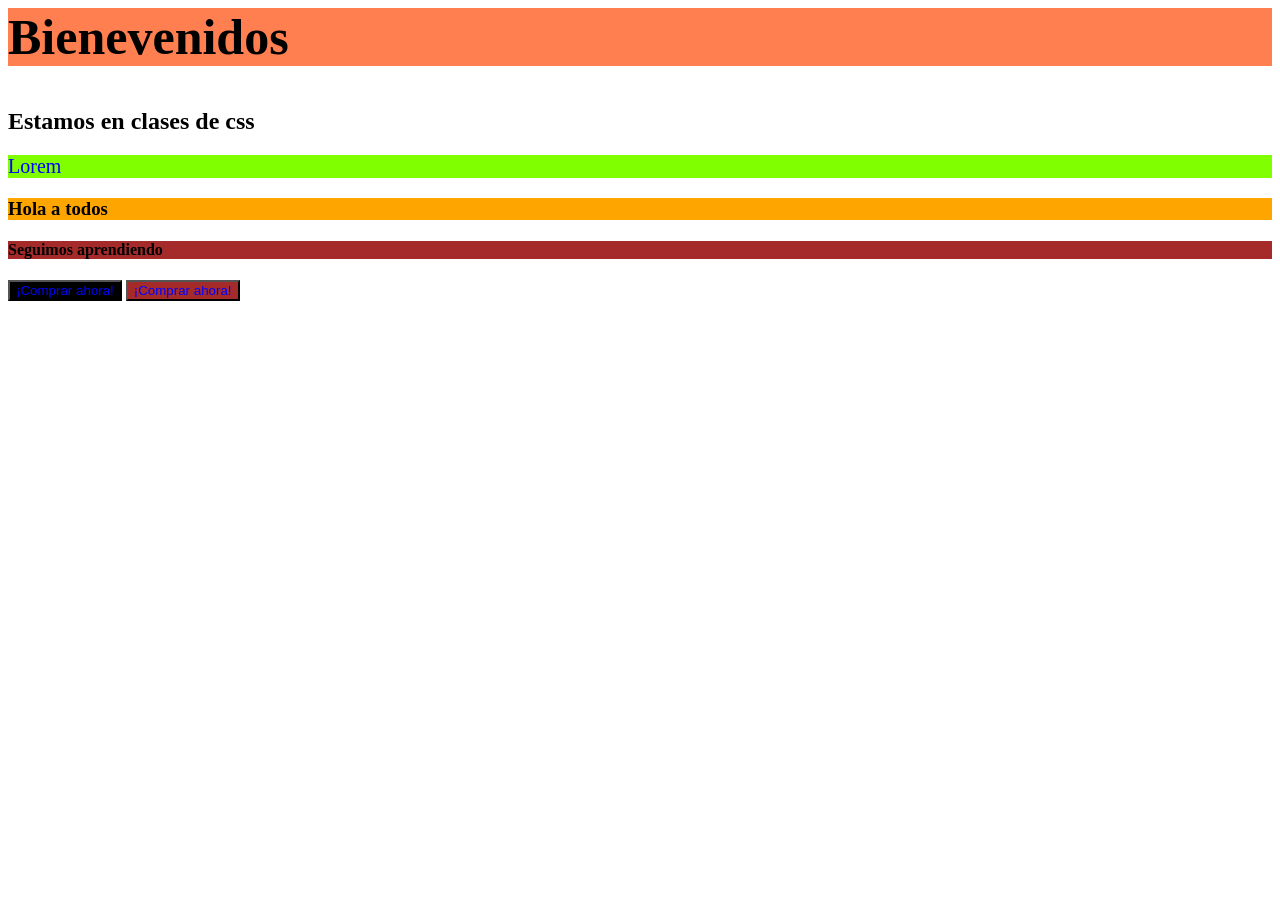
<file: Semana02/dia01-01-css/index.html>
<html lang="en">
<head>
    <meta charset="UTF-8">
    <meta name="viewport" content="width=device-width, initial-scale=1.0">
    <title>CSS</title>
    <style>
        /*body{
            background-color: black;
        }*/
    </style>
    <link rel="stylesheet" href="estilos.css">
</head>
<body>
    <section>
        <h1 >Bienevenidos</h1>
        <h2 >Estamos en clases de css</h2>
        <p>Lorem</p>
    </section>

    <section>
        <h3>Hola a todos</h3>
        <h4 id="estado">Seguimos aprendiendo</h4>
        <button class="btn success texto-resaltado">¡Comprar ahora!</button>
        <button class="btn error texto-resaltado">¡Comprar ahora!</button>
    </section>
</body>
</html>
</file>
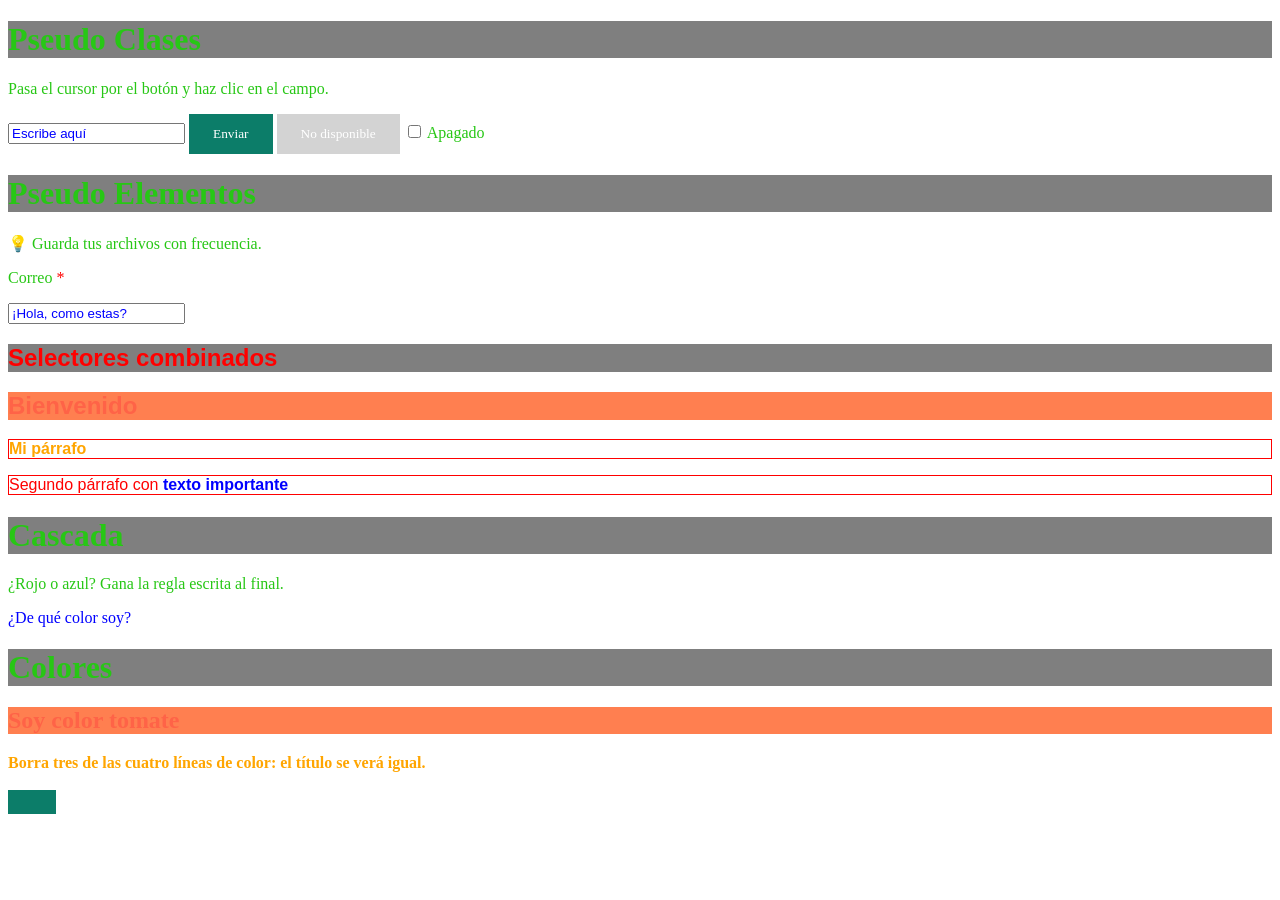
<file: Semana02/dia02-01-pseudoclases/index.html>
<!DOCTYPE html>
<html lang="en">
<head>
    <meta charset="UTF-8">
    <meta name="viewport" content="width=device-width, initial-scale=1.0">
    <title>CSS Teoria</title>
    <style>
        button {
        background-color: tomato;
        }

        button:hover {
        background-color: seagreen;
        cursor: pointer;}


        input:focus {
        outline: 3px solid gold;
        }

        button:disabled {
        background-color: lightgray;
        cursor: zoom-in;
        }


        input:checked{
            outline: 2px greenyellow;
        }

        .tip::before {
  content: "💡 ";
}

.obligatorio::after {
  content: " *";
  color: red;
}

input::placeholder{
    color: blue
}

/*SELECTORES COMBIANDOS*/
/*Selector descendiente  - NO USARLO SOLO ESTA COMO REFERENCIA */
article P{
    border: 1px solid red;
}

/*selector de hijo directo*/

article > strong{
    color: red;
}

p > strong{
    color: blue;
}


/*selector de hermano adyacente  + */

h2 + p{
    font-weight: bold;
    color: orange;
}


/*selectores multiples*/

h1, h2, h3{
    background-color: coral;
}

/*Herencia*/

article{
    color: red;
    font-family: Arial;
}

body{
    color: rgb(39,199, 21);
    font-family: 'Times New Roman', Times, serif;
}

a, button{
    color: inherit;
    font-family: inherit;
}


/*Cascada*/
header {
  color: green;
}

.texto {
  color: red;
}

#cabecera {
  color: blue;
}

/*Unidades de medida*/
/*Absolutas: px, cm, in --> siempre miden lo mismo*/
/*Relativas: em, rem, %, vw, vh(+ modernas y flexibles )*/


h2{
    color: tomato;
    color: #ff6347;
    color: rgb(255, 99, 71);
    color: hsl(9, 100%, 64%);
}


button { color:  white; padding: 12px 24px; border: none;}

button{
    background-color: hsl(169, 82%, 27%);
}

button:hover{
    background-color: hsl(169, 82%, 20%);
}


/*transparencia*/


h1{
    background-color: rgba(0, 0, 0, 0.5);
}
    </style>
</head>
<body>
    <h1>Pseudo Clases</h1>
    <p>Pasa el cursor por el botón y haz clic en el campo.</p>
        <input type="text" placeholder="Escribe aquí" />
        <button>Enviar</button>
        <button disabled>No disponible</button>
        <input type="checkbox"> Apagado
    
    <h1>Pseudo Elementos</h1>
    <p class="tip">Guarda tus archivos con frecuencia.</p>
    <p class="obligatorio">Correo</p>

    <input type="text" placeholder="¡Hola, como estas?" />

    <article>
        <h1>Selectores combinados</h1>
        <h2>Bienvenido</h2>
        <p>Mi párrafo</p>
        <p>Segundo párrafo con <strong> texto importante </strong></p>
    </article>

    <section>

    </section>

    <h1>Cascada</h1>
    
    <p>¿Rojo o azul? Gana la regla escrita al final.</p>
    <header id="cabecera" class="texto">¿De qué color soy?</header>

    <h1>Colores </h1>
    <h2>Soy color tomate</h2>
    <p>Borra tres de las cuatro líneas de color: el título se verá igual.</p>

    <button></button>
</body>
</html>
</file>
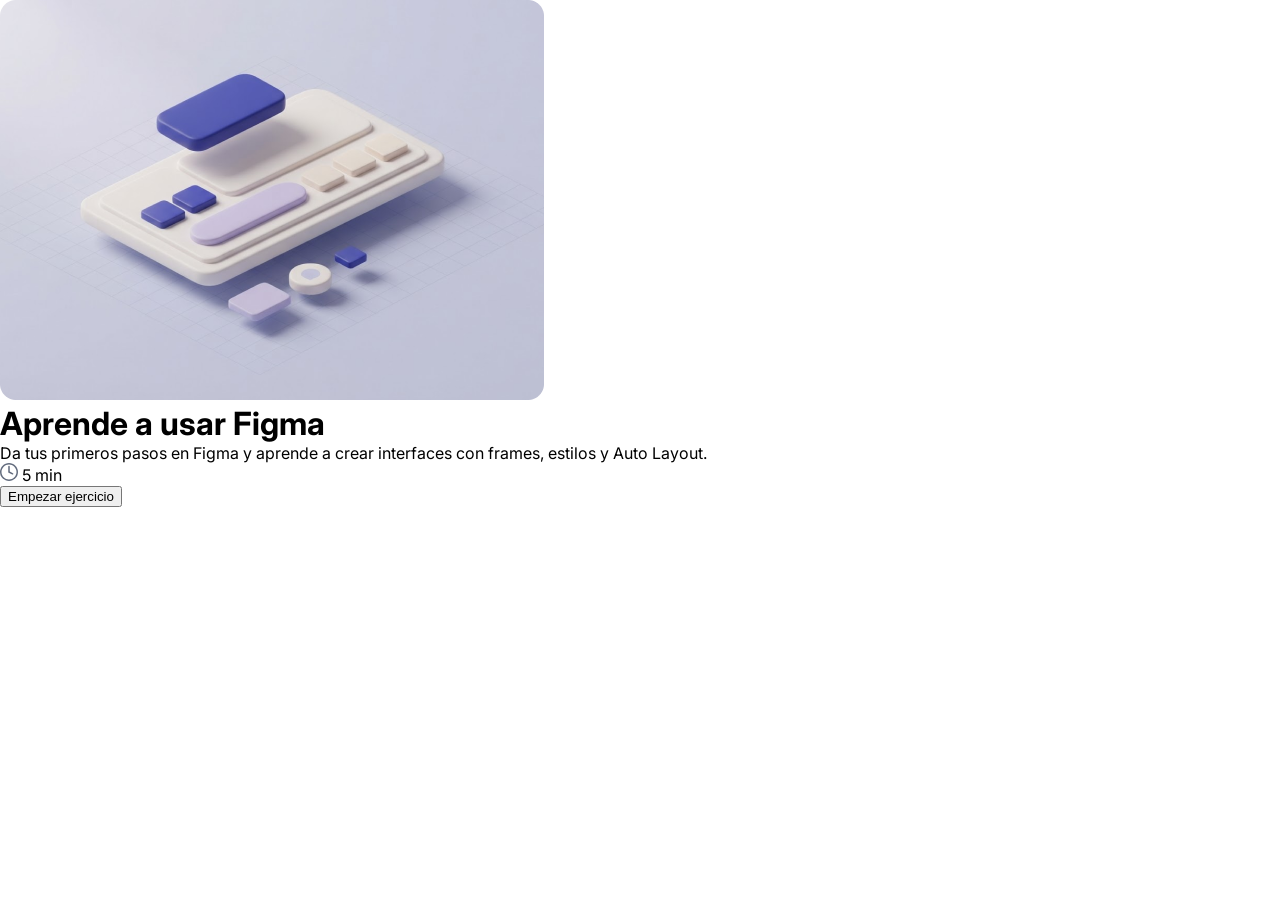
<file: Semana04/dia01-css-card-ejemplo-figma/index.html>
<!DOCTYPE html>
<html lang="en">
<head>
    <meta charset="UTF-8">
    <meta name="viewport" content="width=device-width, initial-scale=1.0">
    <title>Card Ejemplo + Figma</title>
    <link rel="preconnect" href="https://fonts.googleapis.com">
    <link rel="preconnect" href="https://fonts.gstatic.com" crossorigin>
    <link href="https://fonts.googleapis.com/css2?family=Fraunces:ital,opsz,wght@0,9..144,100..900;1,9..144,100..900&family=Inter:ital,opsz,wght@0,14..32,100..900;1,14..32,100..900&family=Karla:ital,wght@0,200..800;1,200..800&family=Montserrat:ital,wght@0,100..900;1,100..900&display=swap" rel="stylesheet">
    <link rel="stylesheet" href="styles.css">
</head>
<body>
    <main>
        <img src="image.png" alt="algun texto explicativo"/>

        <h1>Aprende a usar Figma</h1>

        <p>Da tus primeros pasos en Figma y aprende a crear interfaces con frames, estilos y Auto Layout.</p>
        
        <div>
            <img src="icon-clock.svg" alt="icono de un reloj">
            <span>5 min</span>
        </div>

        <button>Empezar ejercicio</button>

    </main>
    
</body>
</html>
</file>
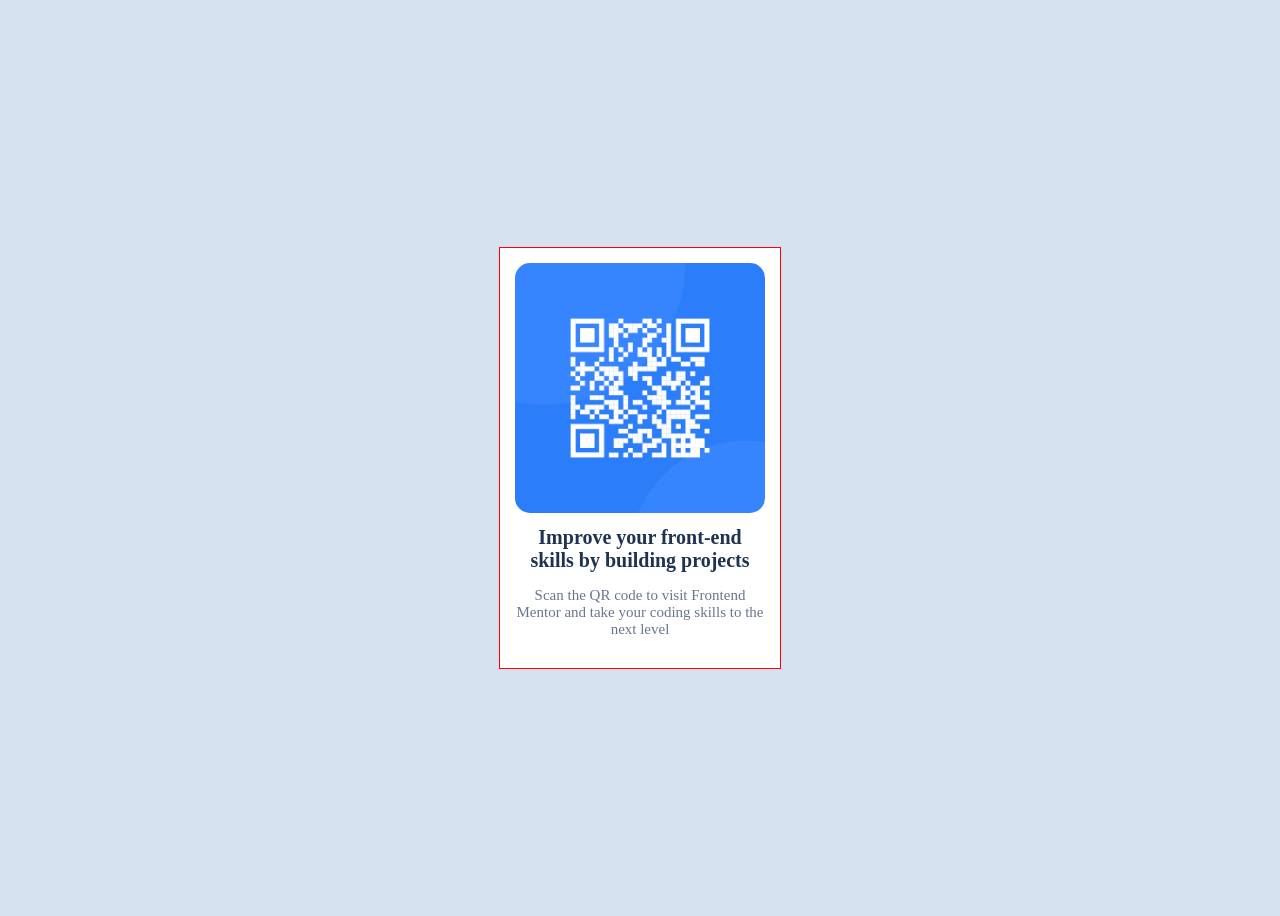
<file: Semana02/dia01-02-css/qr-code-component-main/index.html>
<html lang="en">
<head>
  <meta charset="UTF-8">
  <meta name="viewport" content="width=device-width, initial-scale=1.0">
  <title>QR Code</title>
  <link rel="stylesheet" href="estilos.css">
</head>
<body>
  <main>
    <img src="images/image-qr-code.png" alt="QR Code" width="250">

    <h1>Improve your front-end skills by building  projects</h1>

    <p>Scan the QR code to visit Frontend Mentor and take your coding skills to the
      next level
    </p>
  </main>
  
</body>
</html>
</file>
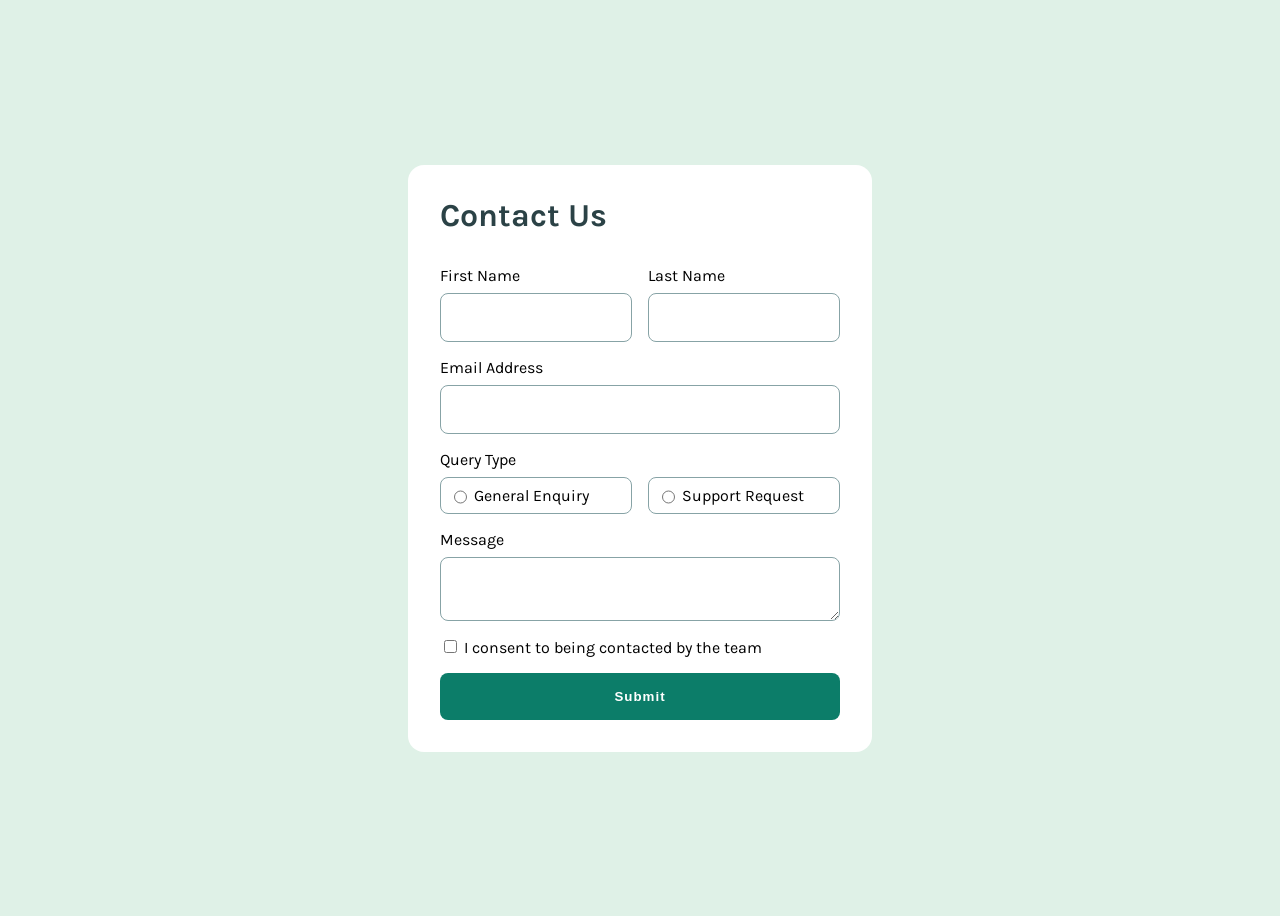
<file: Semana02/dia02-02-contact form/contact-form-main/index.html>
<!DOCTYPE html>
<html lang="en">
<head>
  <meta charset="UTF-8">
  <meta name="viewport" content="width=device-width, initial-scale=1.0">
  <title>Contact form</title>
  <link rel="preconnect" href="https://fonts.googleapis.com">
  <link rel="preconnect" href="https://fonts.gstatic.com" crossorigin>
  <link href="https://fonts.googleapis.com/css2?family=Karla:ital,wght@0,200..800;1,200..800&display=swap" rel="stylesheet">  
  <link rel="stylesheet" href="estilos.css">
</head>
<body>
  <main class="contact-form">
    <h1>Contact Us</h1>

    <form>
      <div class="row">
        <label>
          First Name
          <input type="text" name="first_name">
        </label>

        <label>
          Last Name
          <input type="text" name="last_name">
        </label>
      </div>

      <label>
        Email Address

        <input type="email" name="email">
      </label>

      <div>
        Query Type
        
        <div class="row">
          <label class="query-type">
            <input type="radio" name="query_type">
            General Enquiry
          </label>
          <label class="query-type">
            <input type="radio" name="query_type">
            Support Request
          </label>
          
        </div>
      </div>

      <label>
        Message
        <textarea name="message"></textarea>
      </label>

      <label>
        <input type="checkbox" name="consent" />
        I consent to being contacted by the team
      </label>

      <input type="submit" value="Submit" />
    </form>
  </main>
</body>
</html>
</file>
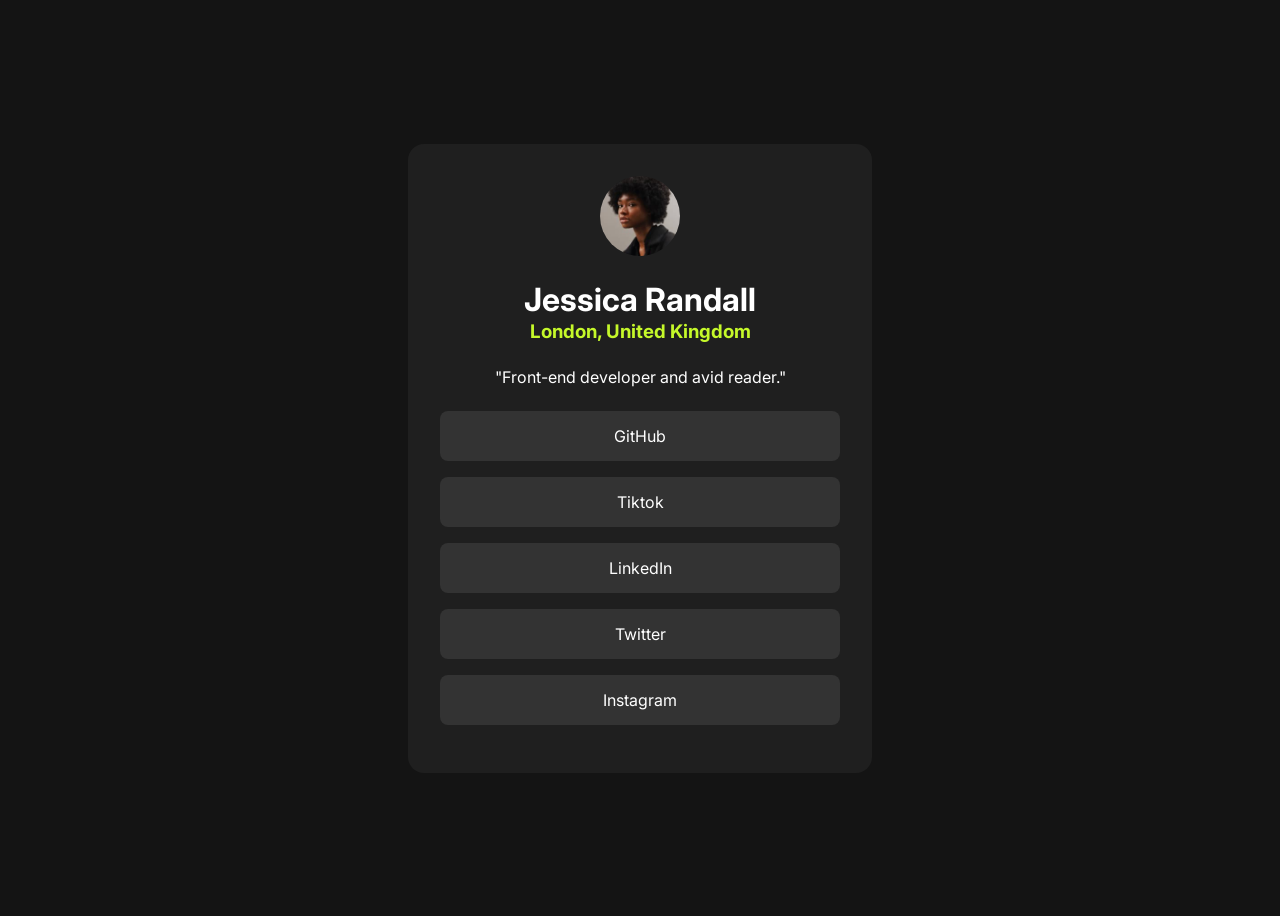
<file: Semana02/dia02-03-css-social-links/social-links-profile-main/index.html>
<!DOCTYPE html>
<html lang="en">
<head>
  <meta charset="UTF-8">
  <meta name="viewport" content="width=device-width, initial-scale=1.0">
  <title>Social Link</title>
  <link rel="preconnect" href="https://fonts.googleapis.com">
<link rel="preconnect" href="https://fonts.gstatic.com" crossorigin>
<link href="https://fonts.googleapis.com/css2?family=Inter:ital,opsz,wght@0,14..32,100..900;1,14..32,100..900&family=Karla:ital,wght@0,200..800;1,200..800&display=swap" rel="stylesheet">
<link rel="stylesheet" href="estilos.css">
</head>
<body>
  <main class="perfil">
    <img src="assets/images/avatar-jessica.jpeg" alt="">
    <h1>Jessica Randall</h1>
    <h3>London, United Kingdom</h3>
    <p>"Front-end developer and avid reader."</p>
     <section class="enlaces">
      <a href="#">GitHub</a>
      <a href="#">Tiktok</a>
      <a href="#">LinkedIn</a>
      <a href="#">Twitter</a>
      <a href="#">Instagram</a>
    </section>
    
  </main>
</body>
</html>
</file>
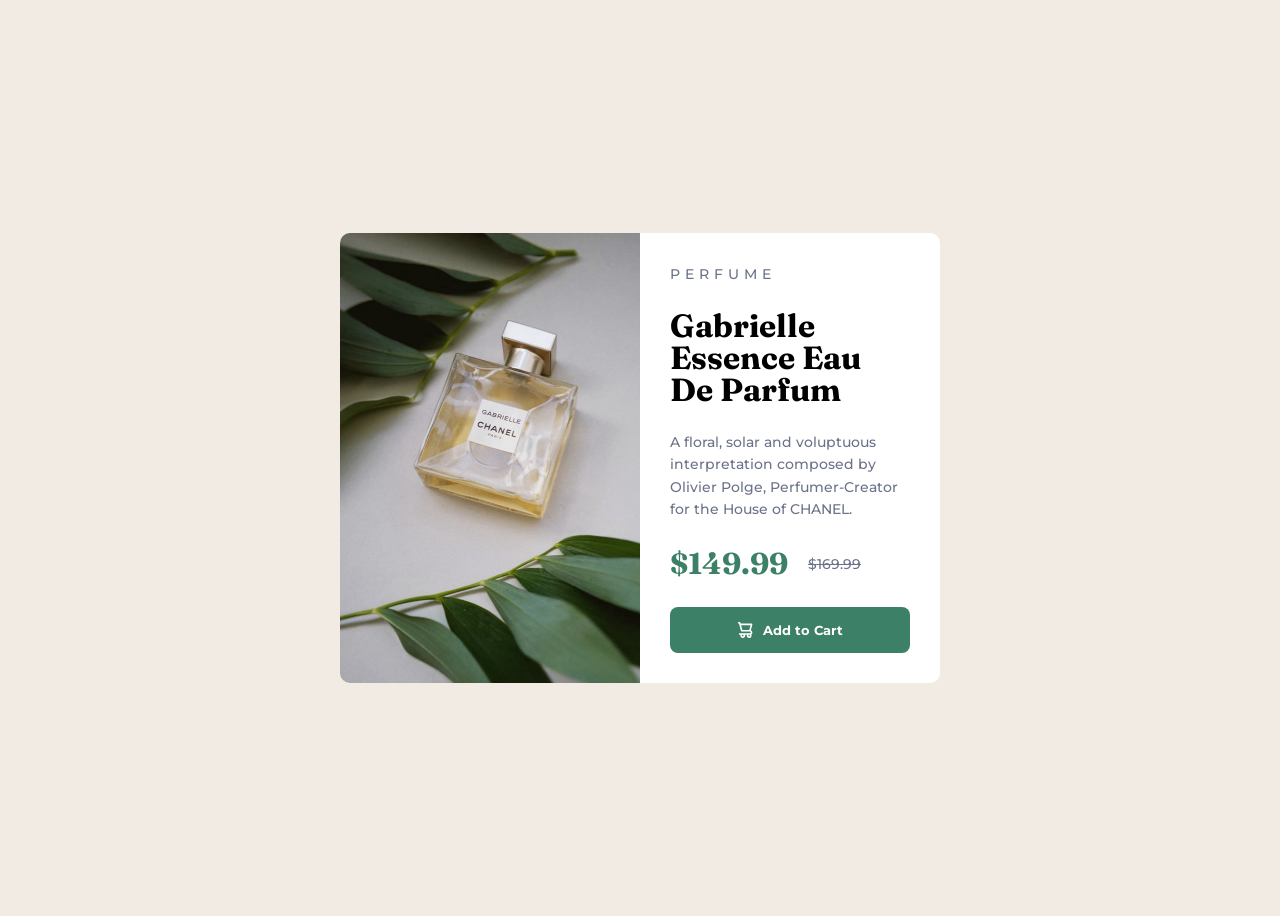
<file: Semana02/dia03-02-css-product-card/product-preview-card-component-main/index.html>
<!DOCTYPE html>
<html lang="en">
<head>
  <meta charset="UTF-8">
  <meta name="viewport" content="width=device-width, initial-scale=1.0">
  <title>Product Card</title>
  <link rel="preconnect" href="https://fonts.googleapis.com">
  <link rel="preconnect" href="https://fonts.gstatic.com" crossorigin>
  <link href="https://fonts.googleapis.com/css2?family=Fraunces:ital,opsz,wght@0,9..144,100..900;1,9..144,100..900&family=Inter:ital,opsz,wght@0,14..32,100..900;1,14..32,100..900&family=Karla:ital,wght@0,200..800;1,200..800&family=Montserrat:ital,wght@0,100..900;1,100..900&display=swap" rel="stylesheet">
  <link rel="preconnect" href="https://fonts.googleapis.com">
  <link rel="preconnect" href="https://fonts.gstatic.com" crossorigin>
  <link href="https://fonts.googleapis.com/css2?family=Fraunces:ital,opsz,wght@0,9..144,100..900;1,9..144,100..900&family=Inter:ital,opsz,wght@0,14..32,100..900;1,14..32,100..900&family=Karla:ital,wght@0,200..800;1,200..800&family=Montserrat:ital,wght@0,100..900;1,100..900&display=swap" rel="stylesheet">
  <link rel="stylesheet" href="estilos.css">
</head>
<body>

  <main class="producto">

    <div class="imagen">
        <img src="images/image-product-desktop.jpg" alt="">
    </div>

    <div class="contenido">
        <p class="categoria">PERFUME</p>

        <h1>Gabrielle Essence Eau De Parfum</h1>

        <p>
            A floral, solar and voluptuous
            interpretation composed by
            Olivier Polge, Perfumer-Creator
            for the House of CHANEL.
        </p>

        <div class="precios">
            <span>$149.99</span>
            <del>$169.99</del>
        </div>

        <button type="button">
            <img src="images/icon-cart.svg" alt="">
            Add to Cart
        </button>
    </div>

</main>
  
</body>
</html>
</file>
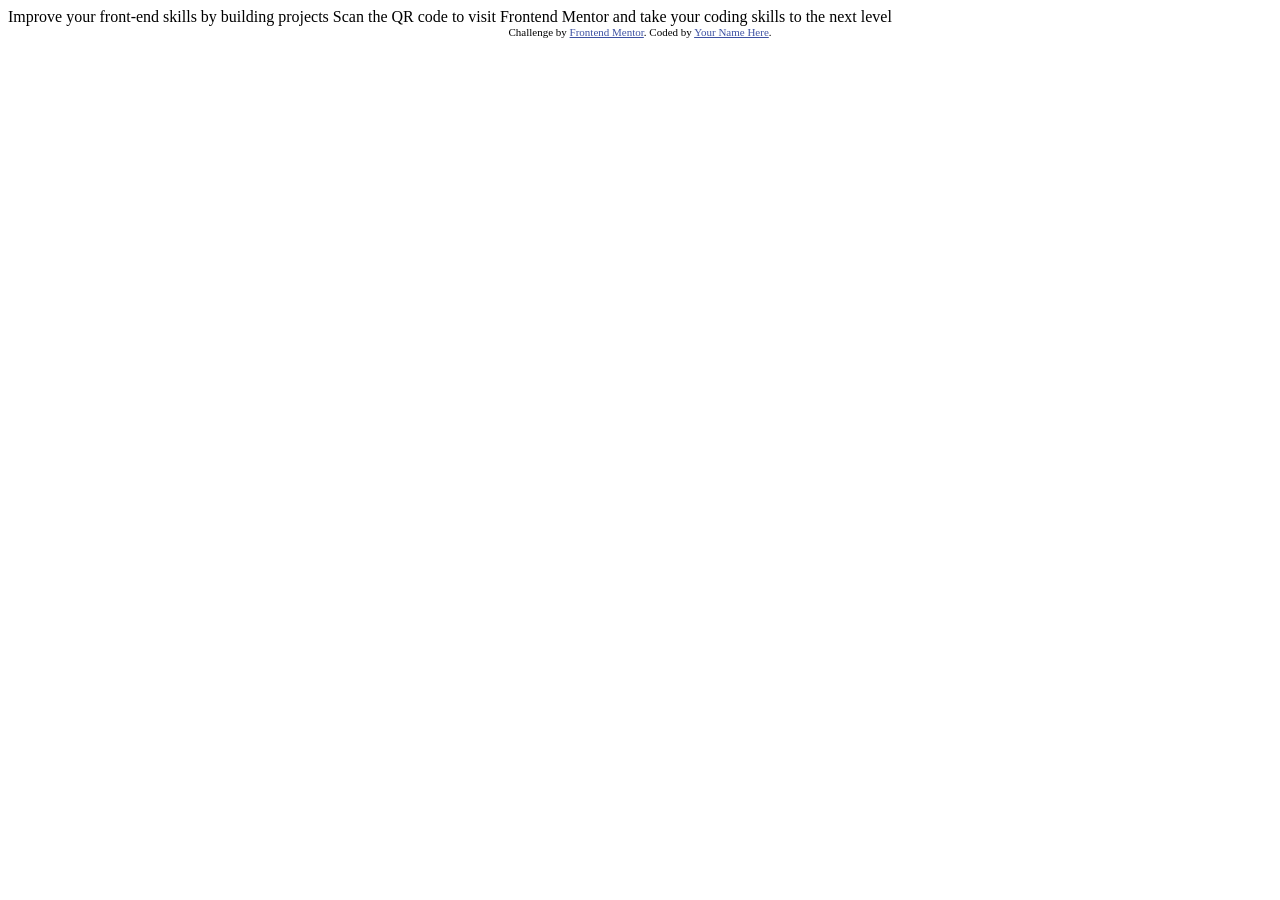
<file: Semana02/dia01-02-css/qr-code-component-main/index copy.html>
<!DOCTYPE html>
<html lang="en">
<head>
  <meta charset="UTF-8">
  <meta name="viewport" content="width=device-width, initial-scale=1.0"> <!-- displays site properly based on user's device -->

  <link rel="icon" type="image/png" sizes="32x32" href="./images/favicon-32x32.png">
  
  <title>Frontend Mentor | QR code component</title>

  <!-- Feel free to remove these styles or customise in your own stylesheet 👍 -->
  <style>
    .attribution { font-size: 0.6875rem; text-align: center; }
    .attribution a { color: hsl(228, 45%, 44%); }
  </style>
</head>
<body>

  Improve your front-end skills by building projects

  Scan the QR code to visit Frontend Mentor and take your coding skills to the next level
  
  <footer class="attribution">
    Challenge by <a href="https://www.frontendmentor.io?ref=challenge">Frontend Mentor</a>. 
    Coded by <a href="#">Your Name Here</a>.
  </footer>
</body>
</html>
</file>
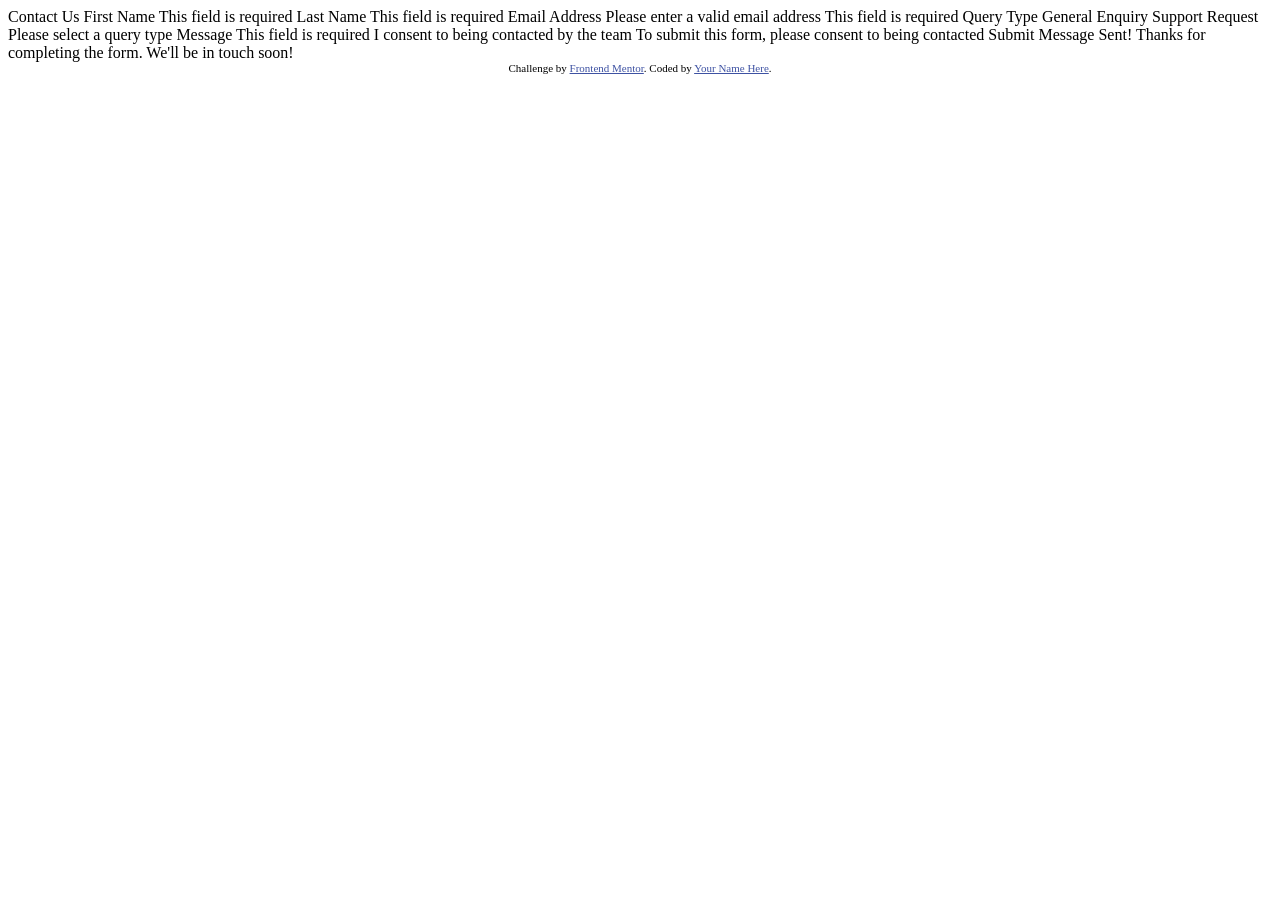
<file: Semana02/dia02-02-contact form/contact-form-main/index1.html>
<!DOCTYPE html>
<html lang="en">
<head>
  <meta charset="UTF-8">
  <meta name="viewport" content="width=device-width, initial-scale=1.0"> <!-- displays site properly based on user's device -->

  <link rel="icon" type="image/png" sizes="32x32" href="./assets/images/favicon-32x32.png">
  
  <title>Frontend Mentor | Contact form</title>

  <!-- Feel free to remove these styles or customise in your own stylesheet 👍 -->
  <style>
    .attribution { font-size: 0.6875rem; text-align: center; }
    .attribution a { color: hsl(228, 45%, 44%); }
  </style>
</head>
<body>

  Contact Us

  First Name
  This field is required

  Last Name
  This field is required

  Email Address
  Please enter a valid email address
  This field is required

  Query Type
  General Enquiry
  Support Request
  Please select a query type

  Message
  This field is required

  I consent to being contacted by the team
  To submit this form, please consent to being contacted

  Submit

  Message Sent!
  Thanks for completing the form. We'll be in touch soon!
  
  <footer class="attribution">
    Challenge by <a href="https://www.frontendmentor.io?ref=challenge">Frontend Mentor</a>. 
    Coded by <a href="#">Your Name Here</a>.
  </footer>
</body>
</html>
</file>
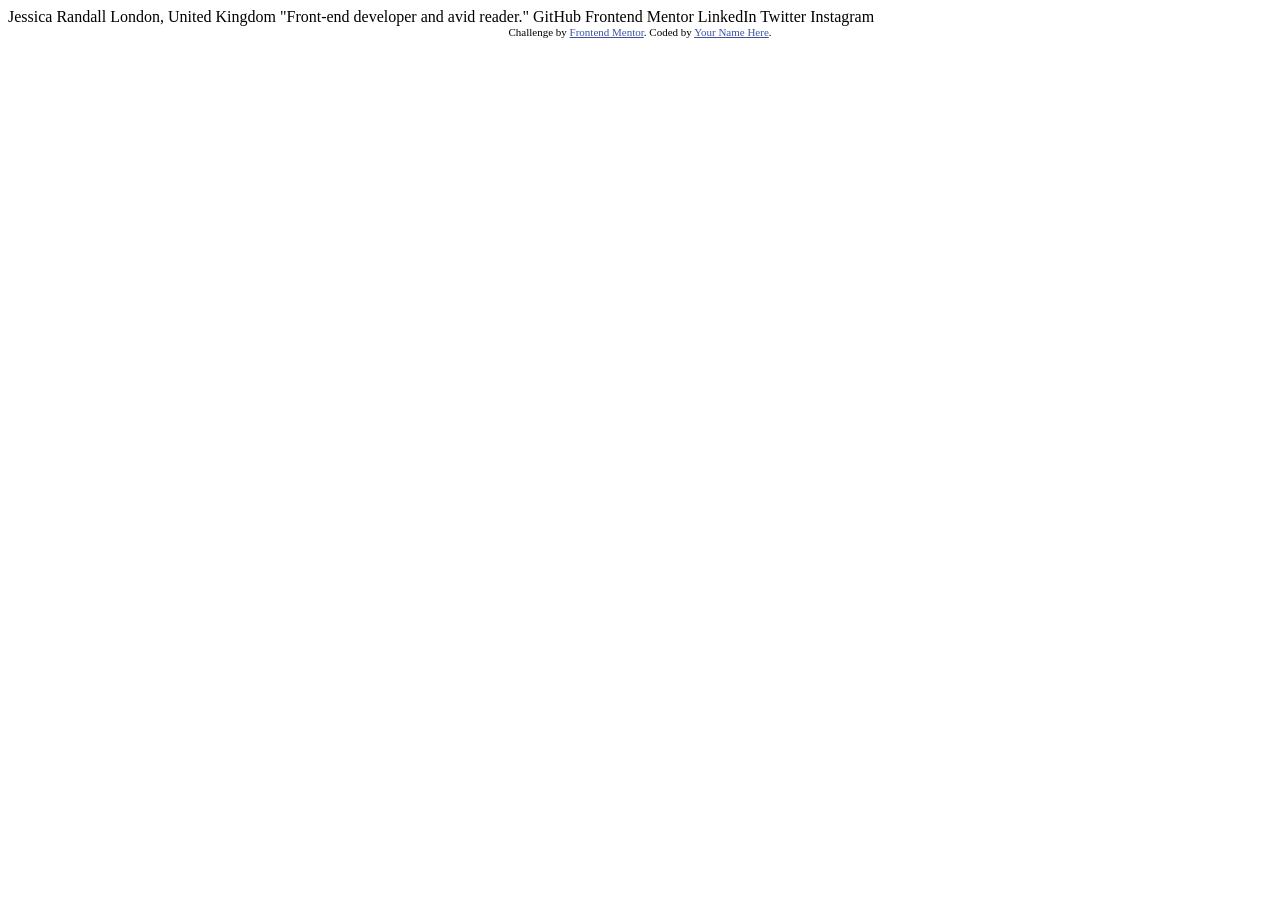
<file: Semana02/dia02-03-css-social-links/social-links-profile-main/index copy.html>
<!DOCTYPE html>
<html lang="en">
<head>
  <meta charset="UTF-8">
  <meta name="viewport" content="width=device-width, initial-scale=1.0"> <!-- displays site properly based on user's device -->

  <link rel="icon" type="image/png" sizes="32x32" href="./assets/images/favicon-32x32.png">
  
  <title>Frontend Mentor | Social links profile</title>

  <!-- Feel free to remove these styles or customise in your own stylesheet 👍 -->
  <style>
    .attribution { font-size: 0.6875rem; text-align: center; }
    .attribution a { color: hsl(228, 45%, 44%); }
  </style>
</head>
<body>

  Jessica Randall
  London, United Kingdom
  "Front-end developer and avid reader."

  GitHub
  Frontend Mentor
  LinkedIn
  Twitter
  Instagram
  
  <footer class="attribution">
    Challenge by <a href="https://www.frontendmentor.io?ref=challenge">Frontend Mentor</a>. 
    Coded by <a href="#">Your Name Here</a>.
  </footer>
</body>
</html>
</file>
<file: Semana02/dia01-01-css/estilos.css>
/*body{
    background-color: greenyellow;
}*/

p{
    color: blue;
    background-color: chartreuse;
    font-size: 20px;
}

/*TODO: Añaden un background a la etiqueta h1 y cambien su tamaño a 50 px*/

h1{
    background-color:coral;
    font-size: 50px;
}

h3{
    background-color: orange;
}

#estado{
    background-color: brown;

}

.btn{
    background-color: black;
}

.succes{
    background-color: violet;
}

.error{
    background-color: brown;
}

.texto-resaltado{
    color: blue;
}
</file>
<file: Semana04/dia01-css-card-ejemplo-figma/styles.css>
* {
    box-sizing: border-box;
    margin: 0;
}

html{
    font-size: 16px;
}

body{
    background-color: rgba(255, 255, 255, 1);

    font-family: "Inter", sans-serif;
}
</file>
<file: Semana02/dia01-02-css/qr-code-component-main/estilos.css>
body{
    background-color: hsl(212, 45%, 89%);
    font-size: 15px ;


/*flexbox*/
display:flex;
justify-content:center;
align-items: center;
height : 100vh;
}

main{
    border: 1px solid red;
    width: 250px;
    background-color: white;
    padding: 15px;
}

img{
    border-radius: 15px;
}

h1{
    color: hsl(218, 44%, 22%);
    font-size: 20px;
    text-align: center;
}

p{
    color: hsl(216, 15%, 48%);
    text-align: center;
}
</file>
<file: Semana02/dia02-02-contact form/contact-form-main/estilos.css>
body {
    font-family: "Karla", sans-serif;
  /* TODO: Añadan la fuente 'Karla' desde google fonts */

  background-color: hsl(148, 38%, 91%);

  display: flex; /* flexbox */
  justify-content: center;
  align-items: center;

  height: 100vh;
}

.contact-form {
  /*border: 1px solid red;*/

  width: 400px;
  background-color: white;
  background-color: #fff;
  background-color: #ffffff;
  background-color: hsl(0, 0%, 100%);

  padding: 32px;
  border-radius: 16px;
}

h1 {
  margin: 0;
  margin-bottom: 32px;
  color: hsl(187, 24%, 22%);
}

label {
  display: block;
  margin-bottom: 16px;
}

input[type=text],
input[type=email],
textarea {
  display: flex;

  margin-top: 8px;

  width: 100%;
  border-radius: 8px;
  border: 1px solid hsl(186, 15%, 59%);
  padding: 16px;

  box-sizing: border-box;
}

.row {
  /* border: 1px solid blue; */

  display: grid;
  grid-template-columns: 1fr 1fr;
  gap: 16px;
}

/* TODO: Darle estilos al boton del formulario */

input[type=submit] {
  background-color: hsl(169, 82%, 27%);
  color: hsl(0, 0%, 100%);
  width: 100%;
  border: none;
  border-radius: 8px;
  padding: 16px;
  font-weight: 700;
  letter-spacing: 1px;
}

/* TODO: Darle estilos al query type del formulario */

.query-type {
    border: 1px solid hsl(186, 15%, 59%);
    padding: 8px;
    margin-top: 8px;
    border-radius: 8px;

    display: flex;
    gap: 4px;

}
</file>
<file: Semana02/dia02-03-css-social-links/social-links-profile-main/estilos.css>
/*TODO: TERMINAR EL DISEÑP CONCSS de este 
ejercicico: social links*/


body {
    
  /* TODO: Añadan la fuente 'Karla' desde google fonts */

  background-color: hsl(0, 0%, 8%);
  display: flex; /* flexbox */
  justify-content: center;
  align-items: center;
  height: 100vh;

  font-family: "Inter", sans-serif;
}

.perfil{
  width: 400px;

  background-color: hsl(0, 0%, 12%);

  padding: 32px;
  border-radius: 16px;
}

.perfil img{
  width: 80px;
  height: 80px;
  border-radius: 50px;
  display: block;
  margin: 0 auto 24px;
}

h1{
  margin: 0;
  margin-bottom: 1px;
  color: hsl(0, 0%, 100%);
  text-align: center;
}

h3{
  margin: 0;
  margin-bottom: 1px;
  color: hsl(75, 94%, 57%);
  text-align: center;
}

p{
  margin: 24px;
  margin-bottom: 24px;
  color: hsl(0, 0%, 100%);
  text-align: center;

}


.enlaces a {
    display: block;
    background-color: hsl(0, 0%, 20%);
    color: white;
    text-align: center;
    text-decoration: none;
    padding: 15px;
    margin-bottom: 16px;
    border-radius: 8px;
}
</file>
<file: Semana02/dia03-02-css-product-card/product-preview-card-component-main/estilos.css>
* {
    box-sizing: border-box;
}

body{
      background-color: hsl(30, 38%, 92%);
      color: black;

      display: flex;
      justify-content: center;
      align-items: center;

      height: 100vh;
      font-family: "Montserrat", sans-serif;
      font-weight: 500;
      
}

.contenido h1 {
    
    font-family: "Fraunces", serif;
    font-weight: 700;
    font-size: 32px;
    line-height: 1;
    margin: 0;
}

.categoria {
    letter-spacing: 5px;
    font-size: 12px;
}

.producto{
    display: flex;
    width: 600px;
    border-radius: 10px;
    overflow: hidden;
}

.imagen{
    width: 50%;
}

.imagen  img{
    width: 100%;
    height: 100%;
    object-fit: cover;
    display: block;
    
}

.contenido{
    width: 50%;
    padding: 30px;
    background-color: hsl(0, 0%, 100%);

    display: flex;
    flex-direction: column;
    justify-content: space-between;
    gap: 15px;
    min-height: 450px;

}

p{
    margin: 0;
    color: hsl(228, 12%, 48%);
}

.contenido p{
    font-size: 14px;
    line-height: 1.6;
}

.precios {
    display: flex;
    align-items: center;
    gap: 20px;
}

.precios span {
    color: hsl(158, 36%, 37%);
    font-size: 30px;
    font-family: "Fraunces", serif;
    font-weight: 700;
}

.precios del {
    color: hsl(228, 12%, 48%);
    font-size: 14px;
}

button {
     background-color: hsl(158, 36%, 37%);
    color: white;
    padding: 15px;
    border-radius: 8px;
    border: none;
    cursor: pointer;
    display: flex;
    justify-content: center;
    align-items: center;
    gap: 10px;
    font-family: "Montserrat", sans-serif;
    font-weight: 700;
}
</file>
